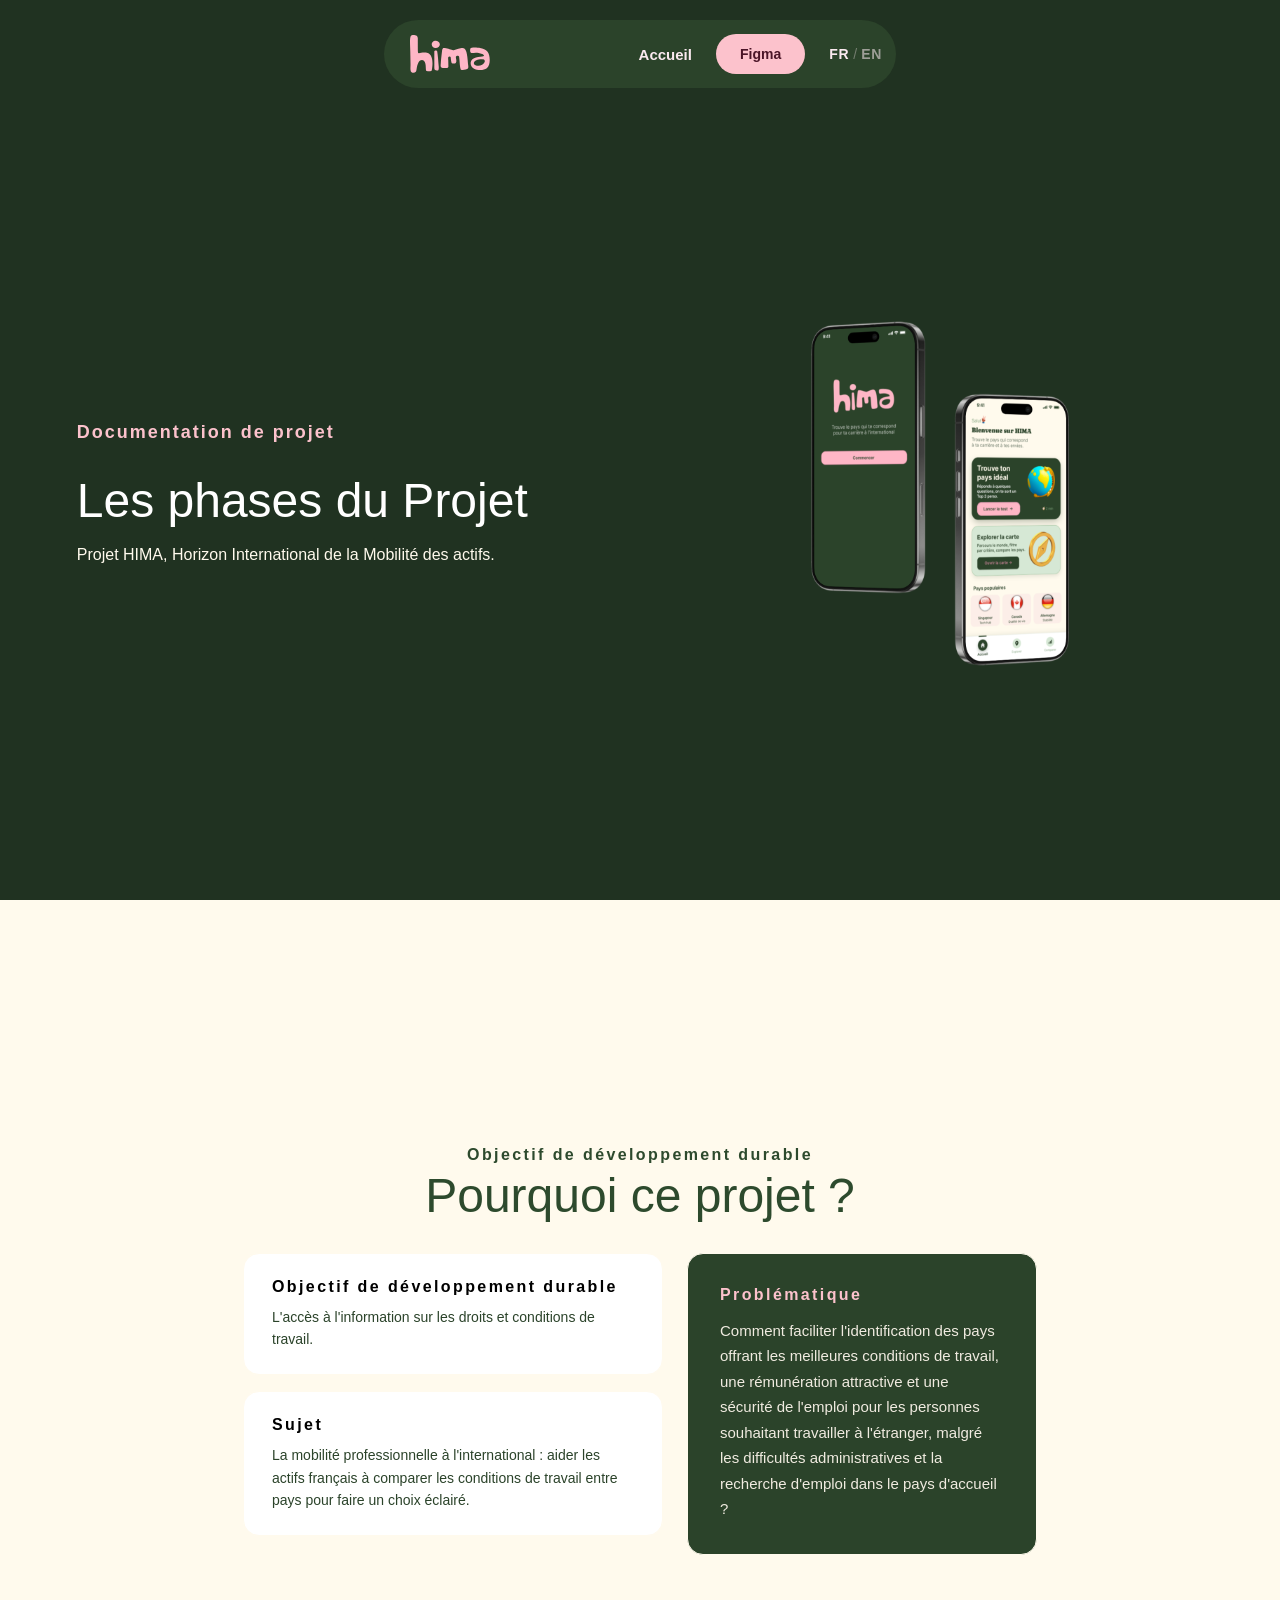
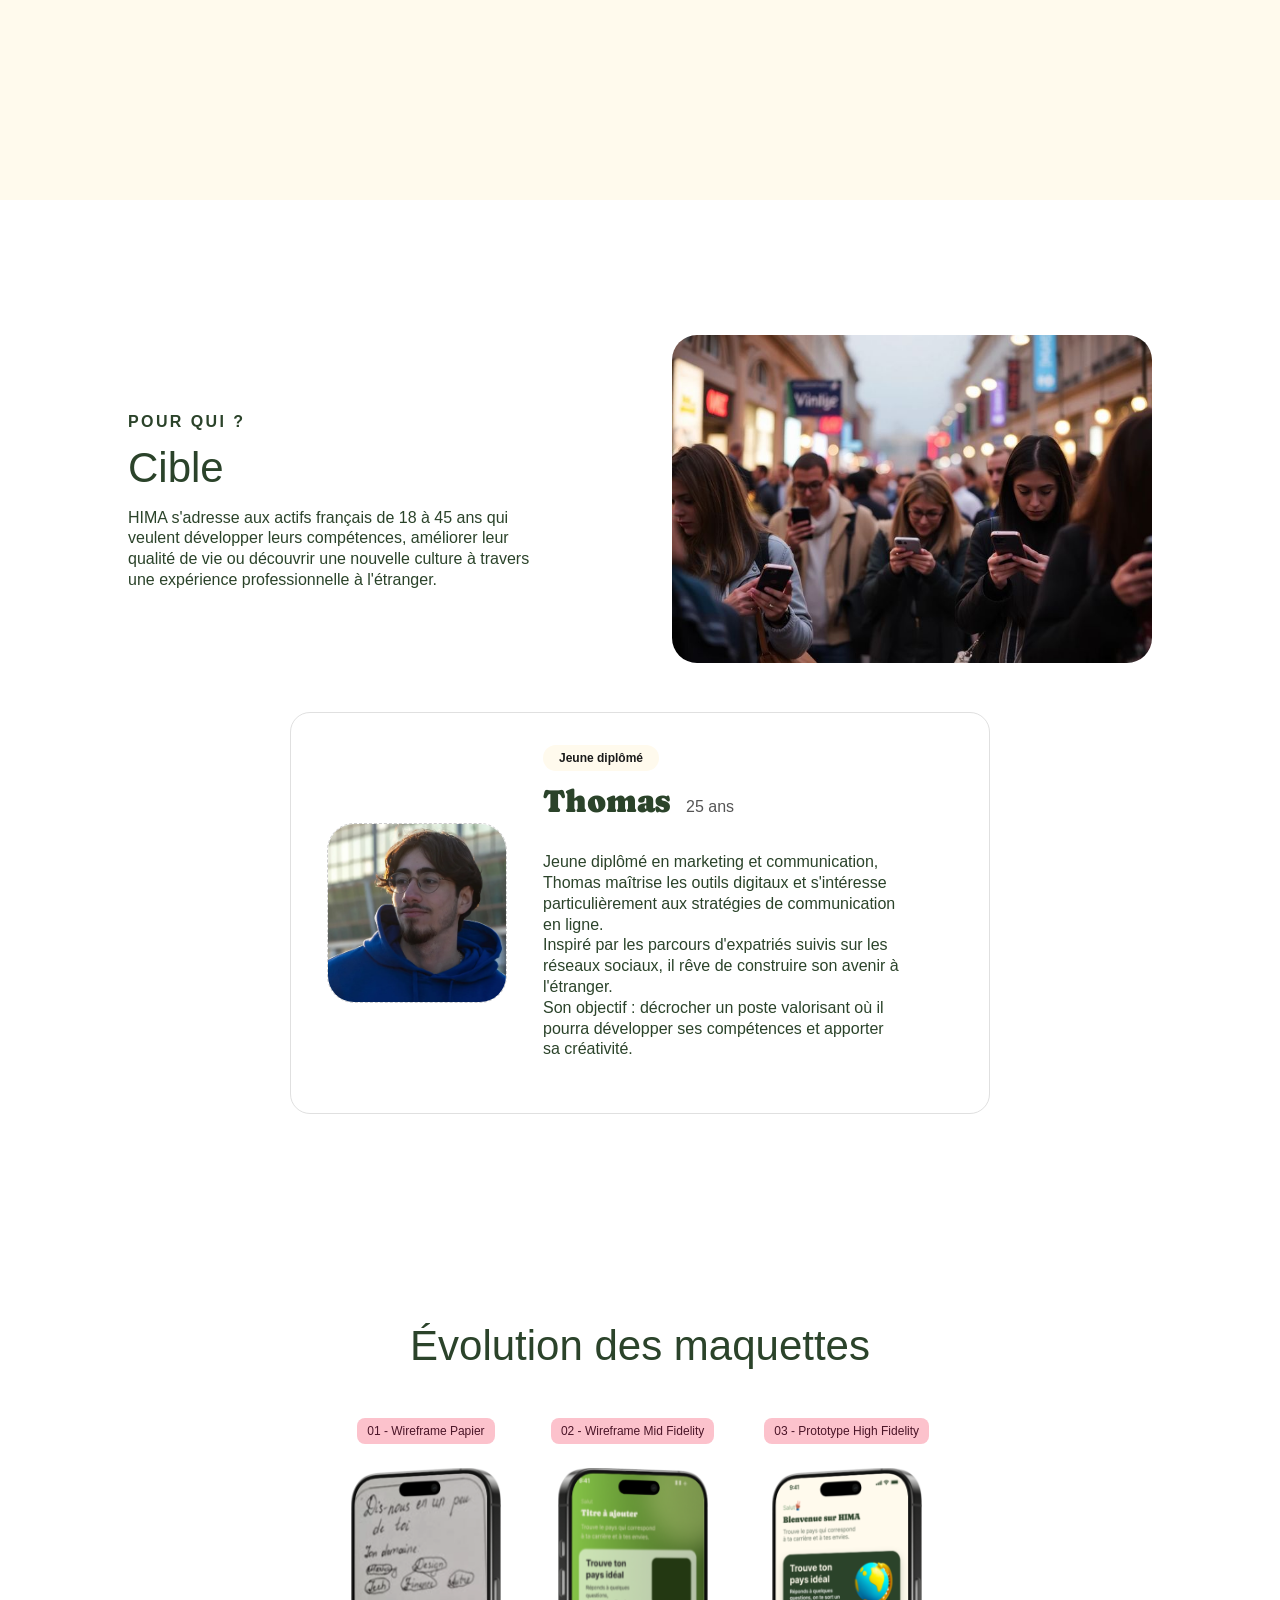
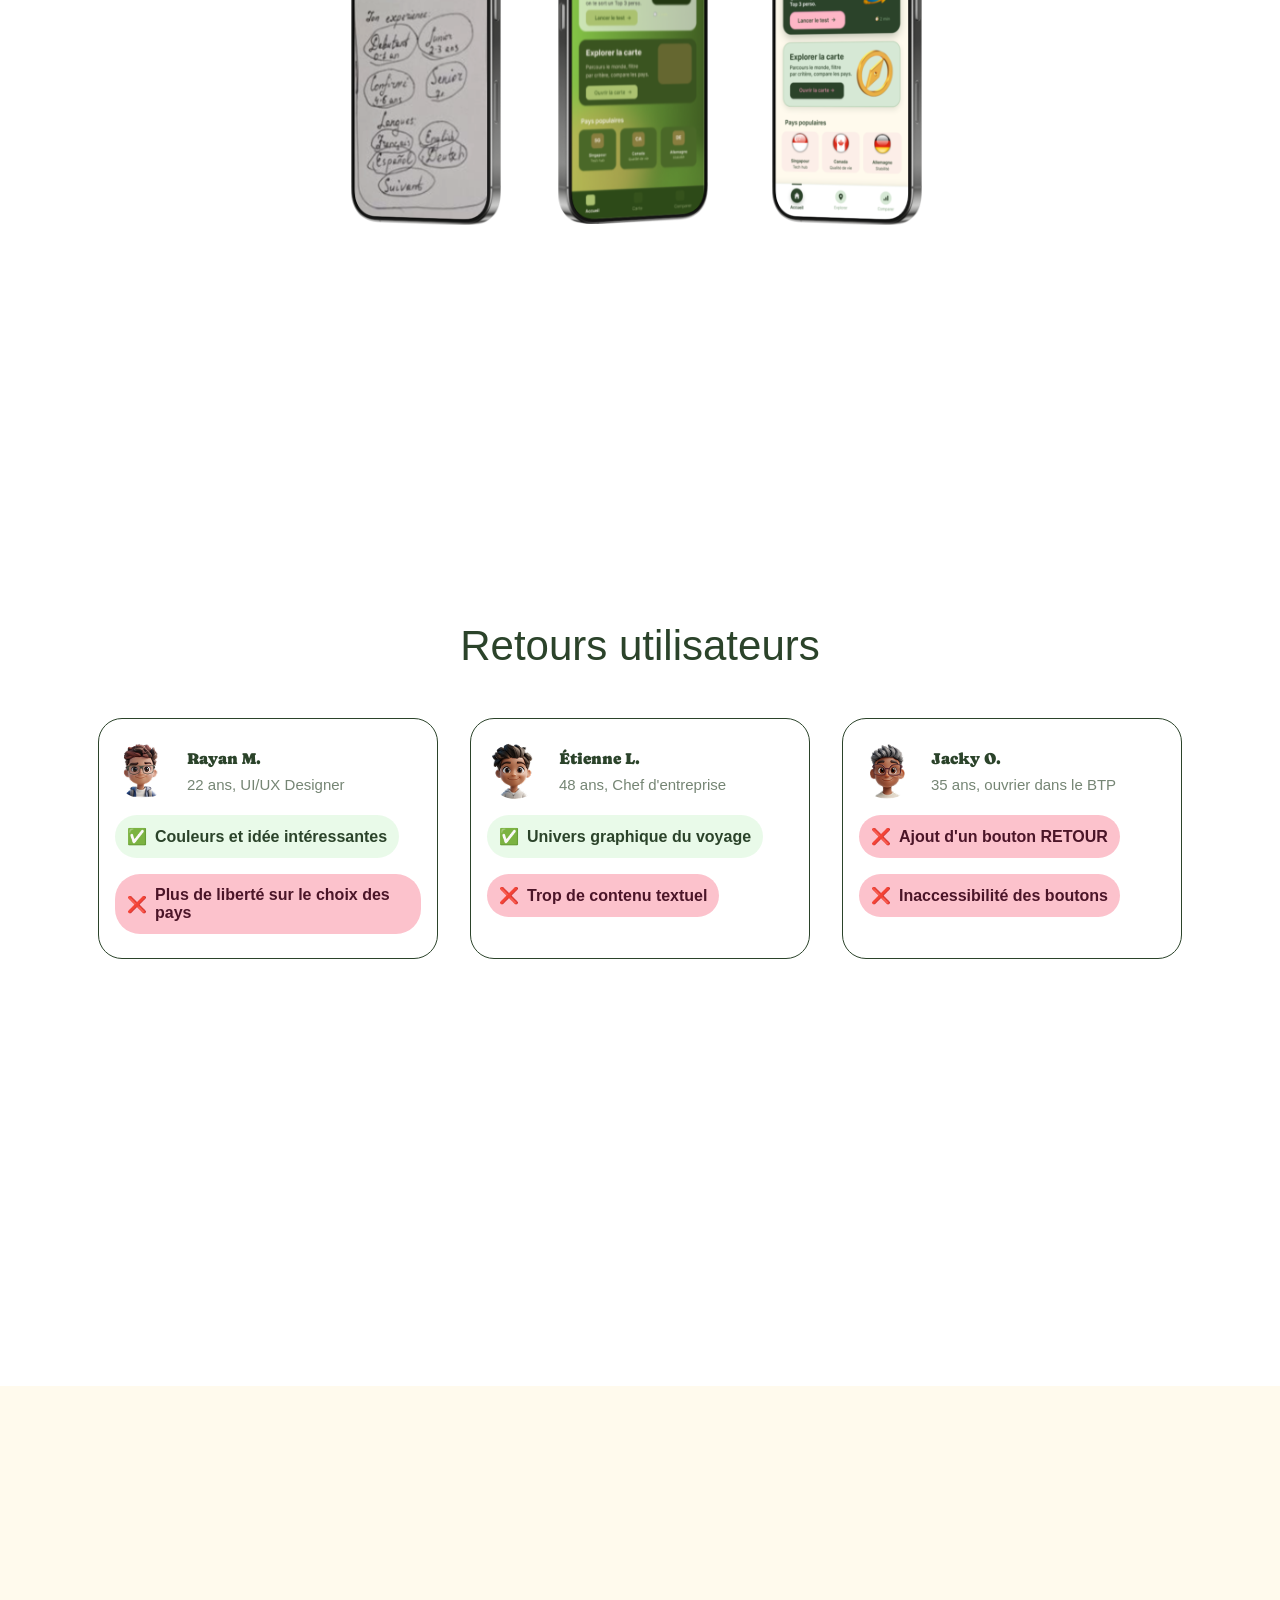
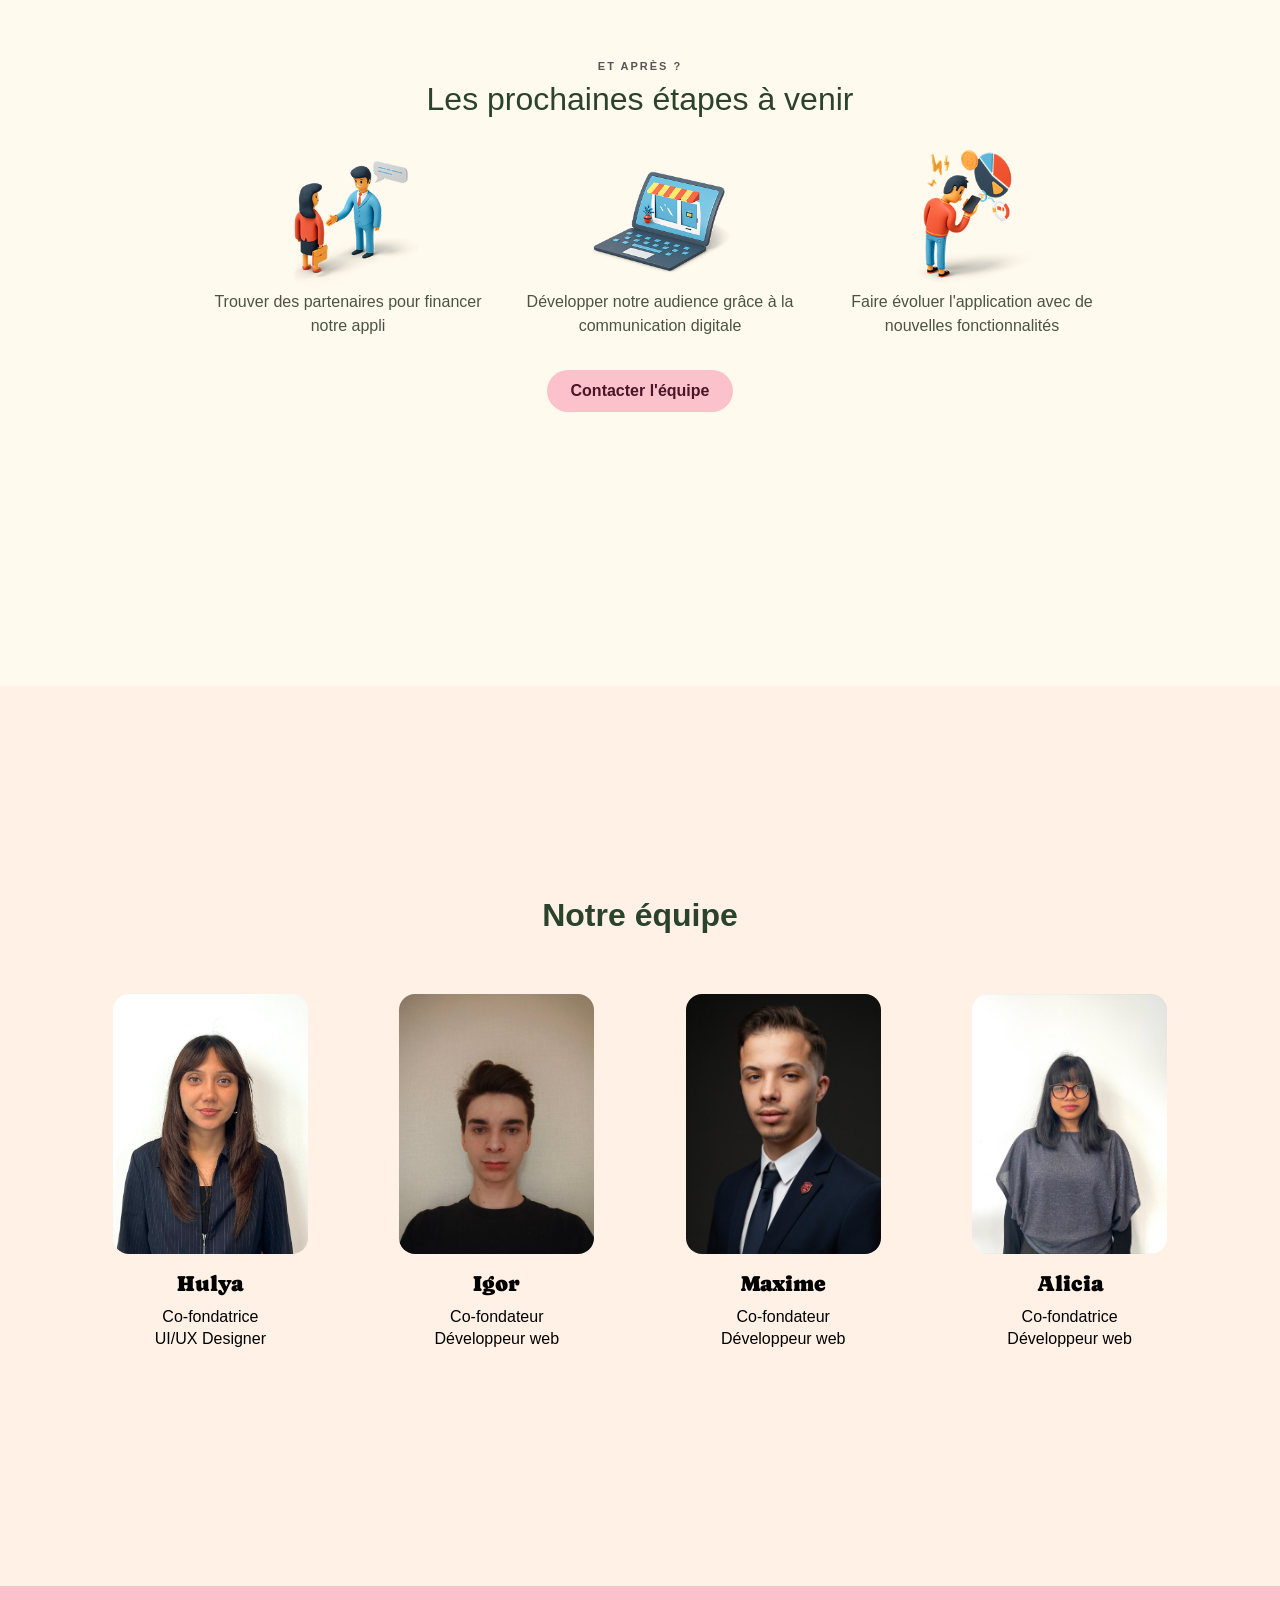
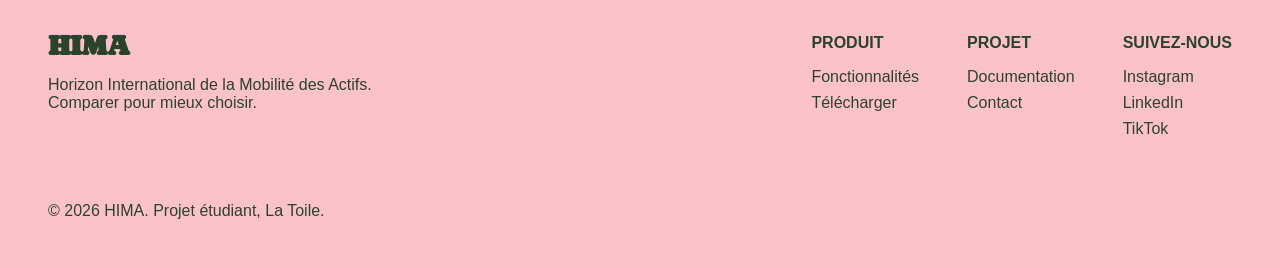
<file: doc.html>
<!DOCTYPE html>
<html lang="fr" class="lang-fr">

<head>
    <meta charset="UTF-8">
    <meta name="viewport" content="width=device-width, initial-scale=1.0">
    <title>Documentation</title>
    <script>
        (function(){var l=localStorage.getItem('lang')||'fr';document.documentElement.className='lang-'+l;})();
    </script>
    <link rel="stylesheet" href="doc.css">
    <link rel="stylesheet" href="style.css">
</head>

<body>
    <nav class="nav">

        <a href="index.html"><img class="nav-logo" src="img/logo.svg" alt=""></a>
        <div class="nav-links">
            <a class="nav-link" href="index.html"><span class="t-fr">Accueil</span><span class="t-en">Home</span></a>
            <a class="nav-btn"
                href="https://www.figma.com/design/ZftiyeqBcfB2EOK8GcOpgA/HIMA-PROJECT?node-id=8376-4930&t=Nqp1gOsLv9Fpm5MH-1"
                target="_blank">Figma</a>
            <div class="lang-toggle">
                <button class="lang-btn" data-lang="fr">FR</button>
                <span class="lang-sep">/</span>
                <button class="lang-btn" data-lang="en">EN</button>
            </div>
        </div>
    </nav>
    <header class="snap-section">
        <div class="header-txt">
            <p class="titre-section"><span class="t-fr">Documentation de projet</span><span class="t-en">Project Documentation</span></p>
            <h1><span class="t-fr">Les phases du Projet</span><span class="t-en">Project Phases</span></h1>
            <p><span class="t-fr">Projet HIMA, Horizon International de la Mobilité des actifs.</span><span class="t-en">HIMA Project, Horizon International de la Mobilité des Actifs.</span></p>
        </div>
        <div class="header-img">
            <img src="img/headerdocu.svg" alt="">
        </div>
    </header>

    <div class="odd-section snap-section">
        <div class="odd-title">
            <p class="odd-section_label titre-section"><span class="t-fr">Objectif de développement durable</span><span class="t-en">Sustainable Development Goal</span></p>
            <h1 class="odd-section_title"><span class="t-fr">Pourquoi ce projet ?</span><span class="t-en">Why this project?</span></h1>
        </div>
        <div class="odd">

            <div class="odd-center">
                <div class="odd-section_cards">
                    <div class="odd-card">
                        <p class="odd-card_label titre-section"><span class="t-fr">Objectif de développement durable</span><span class="t-en">Sustainable Development Goal</span></p>
                        <p class="odd-card_text"><span class="t-fr">L'accès à l'information sur les droits et conditions de travail.</span><span class="t-en">Access to information on labor rights and working conditions.</span></p>
                    </div>
                    <div class="odd-card">
                        <p class="odd-card_label titre-section"><span class="t-fr">Sujet</span><span class="t-en">Topic</span></p>
                        <p class="odd-card_text">
                            <span class="t-fr">La mobilité professionnelle à l'international : aider les actifs
                            français à comparer les conditions de travail entre pays pour faire un choix éclairé.</span>
                            <span class="t-en">International professional mobility: helping French workers compare working conditions between countries to make an informed choice.</span>
                        </p>
                    </div>
                </div>
            </div>
            <div class="odd-card odd-card_vert">
                <p class="odd-card_label titre-section"><span class="t-fr">Problématique</span><span class="t-en">Problem Statement</span></p>
                <p class="odd-card_text">
                    <span class="t-fr">Comment faciliter l'identification des pays offrant les meilleures conditions
                    de
                    travail, une rémunération attractive et une sécurité de l'emploi pour les personnes souhaitant
                    travailler à l'étranger, malgré les difficultés administratives et la recherche d'emploi dans le
                    pays d'accueil ?</span>
                    <span class="t-en">How can we make it easier to identify the countries offering the best working conditions, attractive pay, and job security for people who want to work abroad, despite administrative hurdles and the challenge of finding a job in the host country?</span>
                </p>
            </div>

        </div>
    </div>

    <section class="cible-section snap-section">
        <div class="cible-general">
            <div class="cible-texte">
                <p class="cible-section_label titre-section"><span class="t-fr">POUR QUI ?</span><span class="t-en">WHO IS IT FOR?</span></p>
                <h1 class="cible-section_title"><span class="t-fr">Cible</span><span class="t-en">Target Audience</span></h1>
                <p class="cible-section_intro">
                    <span class="t-fr">HIMA s'adresse aux actifs français de 18 à 45 ans qui veulent développer leurs compétences, améliorer
                    leur
                    qualité de vie ou découvrir une nouvelle culture à travers une expérience professionnelle à l'étranger.</span>
                    <span class="t-en">HIMA is designed for French workers aged 18 to 45 who want to develop their skills, improve their quality of life, or discover a new culture through a professional experience abroad.</span>
                </p>
            </div>
            <div class="cible-img">
                <img src="img/cible.jpg" alt="Cible de notre application">
            </div>
        </div>
        <div class="persona-intro">
            <div class="persona-card">
                <img src="img/thomas.png" alt="Photo persona Thomas" class="persona-card_photo" />
                <div class="persona-card_info">
                    <span class="persona-card_badge"><span class="t-fr">Jeune diplômé</span><span class="t-en">Recent Graduate</span></span>
                    <h3 class="persona-card_name">
                        Thomas
                        <span class="persona-card_age"><span class="t-fr">25 ans</span><span class="t-en">25 years old</span></span>
                    </h3>
                    <p class="persona-card_desc">
                        <span class="t-fr">Jeune diplômé en marketing et communication, Thomas maîtrise les outils digitaux et s'intéresse particulièrement aux stratégies de communication en ligne.
Inspiré par les parcours d'expatriés suivis sur les réseaux sociaux, il rêve de construire son avenir à l'étranger.
Son objectif : décrocher un poste valorisant où il pourra développer ses compétences et apporter sa créativité.</span>
                        <span class="t-en">A recent graduate in marketing and communication, Thomas is skilled with digital tools and is particularly interested in online communication strategies.
Inspired by expat journeys he follows on social media, he dreams of building his future abroad.
His goal: land a rewarding position where he can grow his skills and bring his creativity.</span>
                    </p>
                </div>
            </div>
        </div>
    </section>

    <section class="mockups-section snap-section">
        <h1 class="test-section_title"><span class="t-fr">Évolution des maquettes</span><span class="t-en">Mockup Evolution</span></h1>
        <div class="evolution-ecrans">
            <div class="ecran">
                <p class="evolution-etape number-feature"><span class="t-fr">01 - Wireframe Papier</span><span class="t-en">01 - Paper Wireframe</span></p>
                <img src="img/lowfi.svg" alt="low-fidelity">
            </div>
            <div class="ecran">
                <p class="evolution-etape number-feature"><span class="t-fr">02 - Wireframe Mid Fidelity</span><span class="t-en">02 - Mid-Fidelity Wireframe</span></p>
                <img src="img/midfi.svg" alt="mid-fidelity">
            </div>
            <div class="ecran">
                <p class="evolution-etape number-feature"><span class="t-fr">03 - Prototype High Fidelity</span><span class="t-en">03 - High-Fidelity Prototype</span></p>
                <img src="img/highfi.svg" alt="Maquette high-fidelity">
            </div>
        </div>
    </section>

    <section class="feedback-section snap-section">
        <h2 class="retour-title"><span class="t-fr">Retours utilisateurs</span><span class="t-en">User Feedback</span></h2>

        <div class="user">
            <div class="user-card">
                <div class="user-infos">
                    <span class="user-photo">
                        <img src="img/user-test.png" alt="Image avatar de Rayan M.">
                    </span>
                    <span class="user-intro">
                        <p class="user-card_name">Rayan M.</p>
                        <p class="user-card_role"><span class="t-fr">22 ans, UI/UX Designer</span><span class="t-en">22 years old, UI/UX Designer</span></p>
                    </span>
                </div>
                <span class="user-card-desc">
                    <span class="button-advantage">
                        <p><span class="t-fr">Couleurs et idée intéressantes</span><span class="t-en">Interesting colors and concept</span></p>
                    </span>
                    <span class="button-improvements">
                        <p><span class="t-fr">Plus de liberté sur le choix des pays</span><span class="t-en">More freedom in choosing countries</span></p>
                    </span>
                </span>
            </div>
            <div class="user-card">
                <div class="user-infos">
                    <span class="user-photo">
                        <img src="img/user-test2.png" alt="Image avatar de Etienne L.">
                    </span>
                    <span class="user-intro">
                        <p class="user-card_name">Étienne L.</p>
                        <p class="user-card_role"><span class="t-fr">48 ans, Chef d'entreprise</span><span class="t-en">48 years old, Business Owner</span></p>
                    </span>
                </div>
                <span class="user-card-desc">
                    <span class="button-advantage">
                        <p><span class="t-fr">Univers graphique du voyage</span><span class="t-en">Travel-themed visual style</span></p>
                    </span>
                    <span class="button-improvements">
                        <p><span class="t-fr">Trop de contenu textuel</span><span class="t-en">Too much text content</span></p>
                    </span>
                </span>
            </div>
            <div class="user-card">
                <div class="user-infos">
                    <span class="user-photo">
                        <img src="img/user-test3.png" alt="Image avatar de Jacky O.">
                    </span>
                    <span class="user-intro">
                        <p class="user-card_name">Jacky O.</p>
                        <p class="user-card_role"><span class="t-fr">35 ans, ouvrier dans le BTP</span><span class="t-en">35 years old, Construction Worker</span></p>
                    </span>
                </div>
                <span class="user-card-desc">
                    <span class="button-improvements">
                        <p><span class="t-fr">Ajout d'un bouton RETOUR</span><span class="t-en">Add a BACK button</span></p>
                    </span>
                    <span class="button-improvements">
                        <p><span class="t-fr">Inaccessibilité des boutons</span><span class="t-en">Buttons not accessible</span></p>
                    </span>
                </span>
            </div>
        </div>
    </section>

    <section class="future-step snap-section">
        <div class="all-futur-step-container">
            <div class="title-future-step">
                <hgroup>
                    <h4 class=""><span class="t-fr">ET APRÈS ?</span><span class="t-en">WHAT'S NEXT?</span></h4>
                    <h2><span class="t-fr">Les prochaines étapes à venir</span><span class="t-en">Upcoming Next Steps</span></h2>
                </hgroup>
            </div>
            <div class="future-step">
                <ul>
                    <li>
                        <img src="img/future-step1.png" alt="Financement de l'app">
                        <p><span class="t-fr">Trouver des partenaires pour financer notre appli</span><span class="t-en">Find partners to fund our app</span></p>
                    </li>
                    <li>
                        <img src="img/future-step2.png" alt="Communication digitale">
                        <p><span class="t-fr">Développer notre audience grâce à la communication digitale</span><span class="t-en">Grow our audience through digital communication</span></p>
                    </li>
                    <li>
                        <img src="img/future-step3.png" alt="Nouvelles fonctionnalités">
                        <p><span class="t-fr">Faire évoluer l'application avec de nouvelles fonctionnalités</span><span class="t-en">Evolve the app with new features</span></p>
                    </li>
                </ul>
                <a href="#" class="button-primary"><span class="t-fr">Contacter l'équipe</span><span class="t-en">Contact the team</span></a>
            </div>
        </div>
    </section>

    <section class="team snap-section">
        <div class="all-team-container">
            <hgroup>
                <h2><span class="t-fr">Notre équipe</span><span class="t-en">Our Team</span></h2>
            </hgroup>

            <div class="cards-team">
                <div class="card-team">
                    <img src="img\hulya (1).jpeg" alt="" class="avatar-team">
                    <div class="infos-team">
                        <h4 class="name-team">Hulya</h4>
                        <p class="role-team"><span class="t-fr">Co-fondatrice</span><span class="t-en">Co-founder</span></p>
                        <p class="role-team">UI/UX Designer</p>
                    </div>
                </div>
                <div class="card-team">
                    <img src="img\Ma-photo.jpg" alt="" class="avatar-team">
                    <div class="infos-team">
                        <h4 class="name-team">Igor</h4>
                        <p class="role-team"><span class="t-fr">Co-fondateur</span><span class="t-en">Co-founder</span></p>
                        <p class="role-team"><span class="t-fr">Développeur web</span><span class="t-en">Web Developer</span></p>
                    </div>
                </div>
                <div class="card-team">
                    <img src="img\Média (2).jpg" alt="" class="avatar-team">
                    <div class="infos-team">
                        <h4 class="name-team">Maxime</h4>
                        <p class="role-team"><span class="t-fr">Co-fondateur</span><span class="t-en">Co-founder</span></p>
                        <p class="role-team"><span class="t-fr">Développeur web</span><span class="t-en">Web Developer</span></p>
                    </div>
                </div>
                <div class="card-team">
                    <img src="img\img_Alicia (2).jpg" alt="" class="avatar-team">
                    <div class="infos-team">
                        <h4 class="name-team">Alicia</h4>
                        <p class="role-team"><span class="t-fr">Co-fondatrice</span><span class="t-en">Co-founder</span></p>
                        <p class="role-team"><span class="t-fr">Développeur web</span><span class="t-en">Web Developer</span></p>
                    </div>
                </div>
            </div>
        </div>
    </section>

    <footer>

        <div class="all-content-footer">

            <div class="content-footer">

                <div class="name-footer">
                    <h2 class="name-project-footer">HIMA</h2>
                    <p class="abrr-name-project-footer">
                        <span class="t-fr">Horizon International de la Mobilité des Actifs. Comparer pour
                        mieux choisir.</span>
                        <span class="t-en">Horizon International de la Mobilité des Actifs. Compare to choose better.</span>
                    </p>
                </div>

                <div class="contact-footer">
                    <ul class="liste-cotact-footer-1">
                        <li class="element-horisontal-footer"><span class="t-fr">PRODUIT</span><span class="t-en">PRODUCT</span> <ul class="liste-contact-footer-2">
                                <li class="element-vertical-footer"><span class="t-fr">Fonctionnalités</span><span class="t-en">Features</span></li>
                                <li class="element-vertical-footer"><span class="t-fr">Télécharger</span><span class="t-en">Download</span></li>
                            </ul>
                        </li>
                        <li class="element-horisontal-footer"><span class="t-fr">PROJET</span><span class="t-en">PROJECT</span>
                            <ul class="liste-contact-footer-2">
                                <li class="element-vertical-footer"><span class="t-fr">Documentation</span><span class="t-en">Documentation</span></li>
                                <li class="element-vertical-footer">Contact</li>
                            </ul>
                        </li>
                        <li class="element-horisontal-footer"><span class="t-fr">SUIVEZ-NOUS</span><span class="t-en">FOLLOW US</span>
                            <ul class="liste-contact-footer-2">
                                <li class="element-vertical-footer">Instagram</li>
                                <li class="element-vertical-footer">LinkedIn</li>
                                <li class="element-vertical-footer">TikTok</li>
                            </ul>
                        </li>
                    </ul>
                </div>

            </div>

            <div class="line-footer-container">
                <div class="line-footer"></div>
            </div>

            <div class="infos-blablabla-footer">
                <p class="infos-blablabla">
                    <span class="t-fr">© 2026 HIMA. Projet étudiant, La Toile.</span>
                    <span class="t-en">© 2026 HIMA. Student project, La Toile.</span>
                </p>

            </div>
        </div>

    </footer>

    <script>
        (function () {
            var lang = localStorage.getItem('lang') || 'fr';
            document.documentElement.className = 'lang-' + lang;

            function applyLang(l) {
                localStorage.setItem('lang', l);
                document.documentElement.className = 'lang-' + l;
                document.querySelectorAll('.lang-btn').forEach(function (btn) {
                    btn.classList.toggle('active', btn.dataset.lang === l);
                });
            }

            document.addEventListener('click', function (e) {
                var btn = e.target.closest('.lang-btn');
                if (btn) applyLang(btn.dataset.lang);
            });

            document.querySelectorAll('.lang-btn').forEach(function (btn) {
                btn.classList.toggle('active', btn.dataset.lang === lang);
            });
        })();
    </script>

</body>

</html>
</file>
<file: doc.css>
body {
  font-family: 'Inter', sans-serif;
  width: 100%;
}

html {
  scroll-snap-type: y proximity;
}

.snap-section {
  scroll-snap-align: start;
  scroll-snap-stop: normal;
  box-sizing: border-box;
}

header {
  background-color: #203221;
  min-height: 100vh;
  display: flex;
  flex-direction: row;
  flex-wrap: wrap;
  justify-content: center;
  align-items: center;
  gap: clamp(24px, 5vw, 40px);
  padding: clamp(120px, 15vh, 160px) var(--section-pad-x) 48px;
}

.header-txt {
  display: flex;
  flex-direction: column;
  justify-content: center;
  align-items: flex-start;
  gap: 16px;
  flex: 1 1 400px;
  max-width: 560px;
}

.header-txt h1 {
  color: white;
  font-size: clamp(32px, 4.5vw, 48px);
  font-family: Caprasimo;
  font-weight: lighter;
}

.header-txt p {
  color: var(--color-beige);
  font-size: 16px;
  line-height: 1.4;
}

.header-txt p:first-of-type {
  font-size: 18px;
  font-weight: 600;
  letter-spacing: 2px;
  margin-bottom: 12px;
  color: var(--color-secondary);
}

.header-img {
  flex: 1 1 320px;
  max-width: 650px;
  width: 100%;
  height: auto;
}
.header-img img { width: 100%; height: auto; display: block; }


.odd-section {
  width: 100%;
  min-height: 100vh;
  background-color: var(--color-beige, #f5f0e8);
  padding: var(--section-pad-y) var(--section-pad-x);
  display: flex;
  justify-content: center;
  align-items: center;
  flex-direction: column;
  gap: 30px;
}

.odd {
  display: flex;
  flex-wrap: wrap;
  align-items: flex-start;
  justify-content: center;
  gap: 24px;
}

.odd-center {
  display: flex;
  flex-direction: column;
  gap: 16px;
}
.odd-title {
  display: flex;
  flex-direction: column;
  gap: 4px;
  text-align: center;
}

.odd-section_label {
  font-size: 16px;
  text-align: center;
  font-weight: 600;
  letter-spacing: 2px;
  color: #2d4a2d;
}

.odd-section_title {
  font-size: clamp(32px, 4vw, 48px);
  font-weight: lighter;
  color: #2d4a2d;
  font-family: Caprasimo;
  text-align: center;
}

.odd-section_cards {
  display: flex;
  flex-direction: column;
  gap: 16px;
  width: 100%;
  max-width: 420px;
}

.odd-card {
  background-color: white;
  border-radius: 16px;
  padding: 24px 28px;
  border: 1px solid var(--color-beige, #f5f0e8);
}

.odd-card_label {
  font-size: 16px;
  font-weight: 700;
  letter-spacing: 2px;
  color: black;
  margin-bottom: 10px;
}
.odd-card_text {
  font-size: 14px;
  color: var(--color-primary);
  line-height: 1.6;
}

.odd-card_vert {
  background-color: var(--color-primary);
  border-radius: 16px;
  padding: 32px;
  width: 100%;
  max-width: 350px;
}
.odd-card_vert .odd-card_label { color: var(--color-secondary); margin-bottom: 14px; }
.odd-card_vert .odd-card_text { font-size: 15px; color: #f0ebe0; line-height: 1.7; }


.cible-section {
  width: 100%;
  min-height: 100vh;
  background-color: #ffffff;
  padding: clamp(120px, 15vh, 160px) var(--section-pad-x) var(--section-pad-y);
  display: flex;
  flex-direction: column;
  align-items: center;
  justify-content: center;
  gap: clamp(32px, 5vh, 64px);
}
.cible-section p { color: var(--green); font-size: 16px; line-height: 1.3; }

.cible-section_label {
  font-size: 11px;
  font-weight: 600;
  letter-spacing: 2px;
  color: var(--color-primary);
  margin-bottom: 10px;
}

.cible-general {
  display: flex;
  flex-wrap: wrap;
  gap: clamp(32px, 5vw, 64px);
  justify-content: center;
  align-items: center;
  width: 100%;
  max-width: 1100px;
}
.cible-texte { flex: 1 1 380px; max-width: 480px; }
.cible-img { flex: 1 1 320px; max-width: 480px; }
.cible-img img { width: 100%; height: auto; border-radius: 25px; }

.cible-section_title {
  font-size: clamp(32px, 4vw, 42px);
  font-weight: lighter;
  color: var(--color-primary);
  margin-bottom: 16px;
  font-family: Caprasimo;
}
.cible-section_intro {
  font-size: 13px;
  color: #444;
  line-height: 1.7;
  max-width: 420px;
}

.persona-intro {
  display: flex;
  justify-content: center;
  width: 100%;
}
.persona-card {
  display: flex;
  flex-wrap: wrap;
  align-items: center;
  gap: 36px;
  background-color: #ffffff;
  border: 1px solid #e0e0e0;
  border-radius: 20px;
  padding: 32px 36px;
  width: 100%;
  max-width: 700px;
}
.persona-card_photo {
  width: 180px;
  height: 180px;
  min-width: 180px;
  border-radius: 15%;
  object-fit: cover;
  border: 1px dashed #ccc;
}
.persona-card_info { display: flex; flex-direction: column; gap: 12px; flex: 1 1 260px; }
.persona-card_badge {
  display: inline-block;
  background-color: var(--color-beige);
  color: #1a1a1a;
  font-size: 12px;
  font-weight: 600;
  padding: 6px 16px;
  border-radius: 50px;
  width: fit-content;
}
.persona-card_name {
  font-size: 32px;
  color: var(--color-primary);
  font-family: Caprasimo;
  font-weight: lighter;
}
.persona-card_age {
  font-size: 16px;
  font-weight: 400;
  color: #555;
  font-family: 'Arial', sans-serif;
  margin-left: 8px;
}
.persona-card_desc { font-size: 13px; color: #444; line-height: 1.7; max-width: 360px; white-space: pre-line; }


.mockups-section {
  width: 100%;
  min-height: 100vh;
  background-color: #ffffff;
  display: flex;
  flex-direction: column;
  align-items: center;
  justify-content: flex-start;
  gap: 48px;
  padding: clamp(120px, 15vh, 160px) var(--section-pad-x) var(--section-pad-y);
}


.test-section_title {
  font-size: clamp(28px, 4vw, 42px);
  font-weight: lighter;
  color: var(--green);
  font-family: Caprasimo;
  text-align: center;
  margin: 0;
}

.evolution-ecrans {
  display: flex;
  flex-wrap: wrap;
  justify-content: center;
  align-items: flex-start;
  gap: clamp(24px, 5vw, 50px);
  width: 100%;
}
.ecran {
  display: flex;
  flex-direction: column;
  gap: 24px;
  align-items: center;
  justify-content: center;
}
.ecran img {
  width: clamp(120px, 18vw, 150px);
  height: auto;
}
.evolution-etape.number-feature { border-radius: 8px; }


.feedback-section {
  width: 100%;
  min-height: 100vh;
  background-color: #ffffff;
  display: flex;
  flex-direction: column;
  align-items: center;
  justify-content: flex-start;
  gap: 48px;
  padding: clamp(120px, 15vh, 160px) var(--section-pad-x) var(--section-pad-y);
}

.retour-title {
  font-family: Caprasimo;
  font-size: clamp(28px, 4vw, 42px);
  font-weight: lighter;
  color: var(--green);
  text-align: center;
  margin: 0;
}

.user {
  display: flex;
  flex-wrap: wrap;
  justify-content: center;
  align-items: stretch;
  gap: 32px;
  width: 100%;
  max-width: 1100px;
}
.user-card {
  display: flex;
  padding: 24px 16px;
  flex-direction: column;
  flex: 1 1 280px;
  max-width: 340px;
  gap: 16px;
  border: 1px solid var(--green);
  border-radius: 24px;
}
.user-card_name { font-family: Caprasimo; color: var(--green); }
.user-card_role { color: var(--green-opacity-reduced); font-size: 15px; line-height: 1.2; }
.user-infos { display: flex; align-items: center; gap: 16px; }
.user-photo img { width: 56px; height: 56px; border-radius: 50%; object-fit: cover; display: block; }
.user-intro { display: flex; flex-direction: column; gap: 8px; }
.user-card-desc { display: flex; flex-direction: column; align-items: flex-start; gap: 16px; }

.button-advantage {
  display: flex;
  align-items: center;
  color: var(--green);
  background-color: rgb(168, 233, 166, 0.25);
  padding: 12px;
  border-radius: 25px;
  font-weight: bold;
  text-align: left;
  width: fit-content;
}
.button-improvements {
  display: flex;
  align-items: center;
  color: #4B1528;
  background-color: var(--color-secondary);
  padding: 12px;
  border-radius: 25px;
  font-weight: bold;
  text-align: left;
  width: fit-content;
}

.button-advantage::before {
    content: "\2705";
    margin-right: 8px;
}

.button-improvements::before {
    content: "\274C";
    margin-right: 8px;
}


section.future-step.snap-section {
  min-height: 100vh;
  display: flex;
  align-items: center;
  justify-content: center;
  background: white;
  padding: var(--section-pad-y) var(--section-pad-x);
}

.all-futur-step-container {
  display: flex;
  flex-direction: column;
  gap: 16px;
  align-items: center;
  justify-content: center;
  width: 100%;
}

.title-future-step hgroup {
  display: flex;
  flex-direction: column;
  gap: 8px;
  align-items: center;
  text-align: center;
}
.title-future-step hgroup p,
.future-step h4 {
  font-size: 11px;
  font-weight: 600;
  letter-spacing: 2px;
  color: #555;
}
.title-future-step hgroup h2,
.future-step h2 {
  font-size: clamp(28px, 3.5vw, 2rem);
  font-weight: lighter;
  color: var(--color-primary);
}

.all-futur-step-container .future-step {
  padding-top: 16px;
  display: flex;
  flex-direction: column;
  gap: 32px;
  justify-content: center;
  align-items: center;
  width: 100%;
}

.future-step ul {
  display: flex;
  flex-wrap: wrap;
  justify-content: center;
  gap: 32px;
  width: 100%;
  max-width: 1000px;
}
.future-step ul li {
  display: flex;
  flex-direction: column;
  align-items: center;
  justify-content: center;
  flex: 1 1 220px;
  max-width: 280px;
  list-style-type: none;
  text-align: center;
  line-height: 1.5;
}
.future-step ul li img { width: 70%; height: auto; max-width: 140px; }
.future-step ul li p { color: rgb(27, 42, 26, 0.8); }

.future-step .button-primary {
  padding: 12px 24px;
  width: fit-content;
  border-radius: 100px;
}
.future-step a {
  background-color: var(--color-secondary);
  color: #4B1528;
  font-weight: bold;
}
.future-step a:hover { transform: scale(1.08); transition: 0.3s ease-in-out; }


.team {
  min-height: 100vh;
  display: flex;
  justify-content: center;
  align-items: center;
  padding: var(--section-pad-y) var(--section-pad-x);
}

.all-team-container {
  display: flex;
  flex-direction: column;
  gap: 8px;
  justify-content: center;
  align-items: center;
  width: 100%;
}
.all-team-container h2 {
  color: var(--color-primary);
  padding: 16px;
  font-size: clamp(28px, 3.5vw, 2rem);
  text-align: center;
}

.cards-team {
  display: flex;
  flex-wrap: wrap;
  gap: clamp(24px, 4vw, 64px);
  padding: 16px;
  width: 100%;
  justify-content: center;
  align-items: stretch;
}
.card-team {
  display: flex;
  flex-direction: column;
  border-radius: 16px;
  justify-content: flex-start;
  align-items: center;
  padding: 20px;
  flex: 1 1 200px;
  max-width: 240px;
}
.avatar-team {
  width: 100%;
  height: 35vh;
  max-height: 260px;
  display: block;
  border-radius: 16px;
  object-fit: cover;
}
.infos-team {
  display: flex;
  flex-direction: column;
  justify-content: center;
  align-items: center;
  gap: 4px;
  padding: 8px;
  text-align: center;
}
.name-team { font-size: 1.4rem; font-weight: lighter; padding: 8px; }
.role-team { font-size: 1rem; }


@media (max-width: 900px) {
  header { flex-direction: column; text-align: center; }
  .header-txt { align-items: center; max-width: 100%; }

  .persona-card { flex-direction: column; text-align: center; }
  .persona-card_info { align-items: center; }
  .persona-card_desc { max-width: 100%; }

  .cible-general { flex-direction: column-reverse; text-align: center; }
  .cible-texte { max-width: 100%; }
  .cible-section_intro { max-width: 100%; margin: 0 auto; }

  .cards-team { justify-content: center; }
  .card-team { flex: 1 1 160px; }
}

.button-advantage,
.button-improvements {
  max-width: 100%;
  white-space: normal;
  word-wrap: break-word;
}

.evolution-etape.number-feature {
  width: auto;
  height: auto;
  border-radius: 8px;
  display: inline-block;
  padding: 6px 10px;
  font-size: 12px;
  white-space: nowrap;
}

section.future-step.snap-section {
  min-height: 100vh;
  display: flex;
  align-items: center;
  justify-content: center;
  background: var(--color-beige);
  padding: var(--section-pad-y) var(--section-pad-x);
}
</file>
<file: style.css>
@import url('https://fonts.googleapis.com/css2?family=Caprasimo&display=swap');

html {
  height: 100%;
  width: 100%;
  background-color: #FFF1E5;
}

:root {
  --color-primary: #2B432A;
  --color-secondary: #FCC2CC;
  --color-green-salade: #D6E8D5;
  --color-rose-light: #FBEAF0;
  --color-beige: #FFFAED;
  --green: #2B432A;
  --green-opacity-reduced: rgb(43, 67, 42, 0.65);
  --green-secondary: #1B2A1A;
  --font-size-title-secondary: 44px;
  --red: #4B1528;

  --section-pad-x: clamp(20px, 6vw, 175px);
  --section-pad-y: clamp(48px, 8vh, 96px);
}

* {
  font-family: "Inter", sans-serif;
  margin: 0px;
  box-sizing: border-box;
}

h1, h2, h3, h4, h5, h6 {
  font-family: "Caprasimo", sans-serif;
}

button, a {
  border-radius: 16px;
  text-decoration: none;
}

.titre-section {
  font-family: "Inter", sans-serif;
  font-weight: bold;
  font-size: 16px;
  letter-spacing: 0.15em;
}

.button-primary {
  background-color: var(--color-primary);
  color: var(--color-rose-light);
}
.button-secondary {
  background-color: var(--color-green-salade);
  color: var(--color-secondary);
}
.button-dowland {
  background-color: var(--color-secondary);
  color: var(--color-primary);
  padding: 8px;
  font-weight: 700;
}
.button-link {
  background-color: var(--color-rose-light);
  color: var(--color-primary);
  padding: 8px;
  font-weight: 600;
}

.number-feature {
  font-family: caprasimo;
  background-color: var(--color-secondary);
  color: #4B1528;
  width: 66px;
  height: 66px;
  border-radius: 50%;
  display: flex;
  align-items: center;
  justify-content: center;
  padding: 0;
}


.nav {
  position: fixed;
  z-index: 101;
  top: 20px;
  left: 30%;
  right: 30%;
  display: flex;
  align-items: center;
  justify-content: space-between;
  padding: 14px 14px 14px 26px;
  border-radius: 100px;
  background: var(--green);
}

.nav-logo {
  display: block;
  width: 80px;
  max-width: 100%;
  height: auto;
}

.nav-links {
  display: flex;
  align-items: center;
  gap: 24px;
}

.nav-link {
  font-family: 'Inter', sans-serif;
  font-weight: 600;
  font-size: 15px;
  color: var(--color-rose-light);
  text-decoration: none;
  white-space: nowrap;
}
.nav-link:hover { color: var(--color-green-salade); }

.nav-btn {
  background: var(--color-secondary);
  color: var(--red);
  font-family: 'Inter', sans-serif;
  font-weight: 700;
  font-size: 14px;
  padding: 12px 24px;
  border-radius: 100px;
  text-decoration: none;
  white-space: nowrap;
}
.nav-btn:hover {
  background: var(--color-green-salade);
  color: var(--green);
}


.lang-toggle {
  display: flex;
  align-items: center;
  gap: 4px;
}
.lang-btn {
  font-family: 'Inter', sans-serif;
  font-weight: 700;
  font-size: 14px;
  letter-spacing: 0.05em;
  color: var(--color-rose-light);
  opacity: 0.55;
  background: none;
  border: none;
  cursor: pointer;
  padding: 0;
  transition: opacity 0.2s;
}
.lang-btn:hover, .lang-btn.active { opacity: 1; }
.lang-sep {
  color: rgba(251, 234, 240, 0.35);
  font-size: 14px;
}

html.lang-en .t-fr { display: none !important; }
html.lang-fr .t-en { display: none !important; }


footer {
  width: 100%;
  background-color: var(--color-secondary);
  color: var(--color-primary);
}

.all-content-footer * {
  padding: 0px;
  margin: 0px;
}

.all-content-footer {
  padding: 48px clamp(20px, 6vw, 48px);
  display: flex;
  flex-direction: column;
  gap: 32px;
}

.content-footer {
  display: flex;
  flex-direction: row;
  flex-wrap: wrap;
  justify-content: space-between;
  align-items: flex-start;
  gap: 40px;
}

.name-footer {
  display: flex;
  flex-direction: column;
  gap: 20px;
  max-width: 340px;
}

.name-project-footer {
  font-size: 28px;
  line-height: 0.8;
}

.liste-cotact-footer-1 {
  display: flex;
  flex-direction: row;
  flex-wrap: wrap;
  gap: 48px;
  list-style: none;
}

.element-horisontal-footer {
  display: flex;
  flex-direction: column;
  gap: 12px;
  font-size: 1rem;
  font-weight: bold;
}
.liste-contact-footer-2 {
  list-style: none;
  display: flex;
  flex-direction: column;
  gap: 8px;
}
.element-vertical-footer {
  font-weight: normal;
}
.element-vertical-footer:first-child {
  padding-top: 4px;
}
.element-vertical-footer a {
  text-decoration: none;
  color: var(--color-primary);
}

.infos-blablabla-footer {
  display: flex;
  flex-direction: column-reverse;
}


@media (max-width: 900px) {
  .nav {
    left: 12px;
    right: 12px;
    padding: 10px 10px 10px 18px;
  }
  .nav-logo { width: 56px; }
  .nav-links { gap: 12px; }
  .nav-link { font-size: 12px; }
  .nav-btn { padding: 9px 16px; font-size: 11px; }
  .lang-btn { font-size: 12px; }

  .content-footer { flex-direction: column; gap: 28px; }
  .liste-cotact-footer-1 { gap: 32px; }
}

@media (max-width: 480px) {
  .nav-link { display: none; }
}

section.future-step.snap-section {
  min-height: 100vh;
  display: flex;
  align-items: center;
  justify-content: center;
  background: var(--color-beige);
  padding: var(--section-pad-y) var(--section-pad-x);
}
</file>
